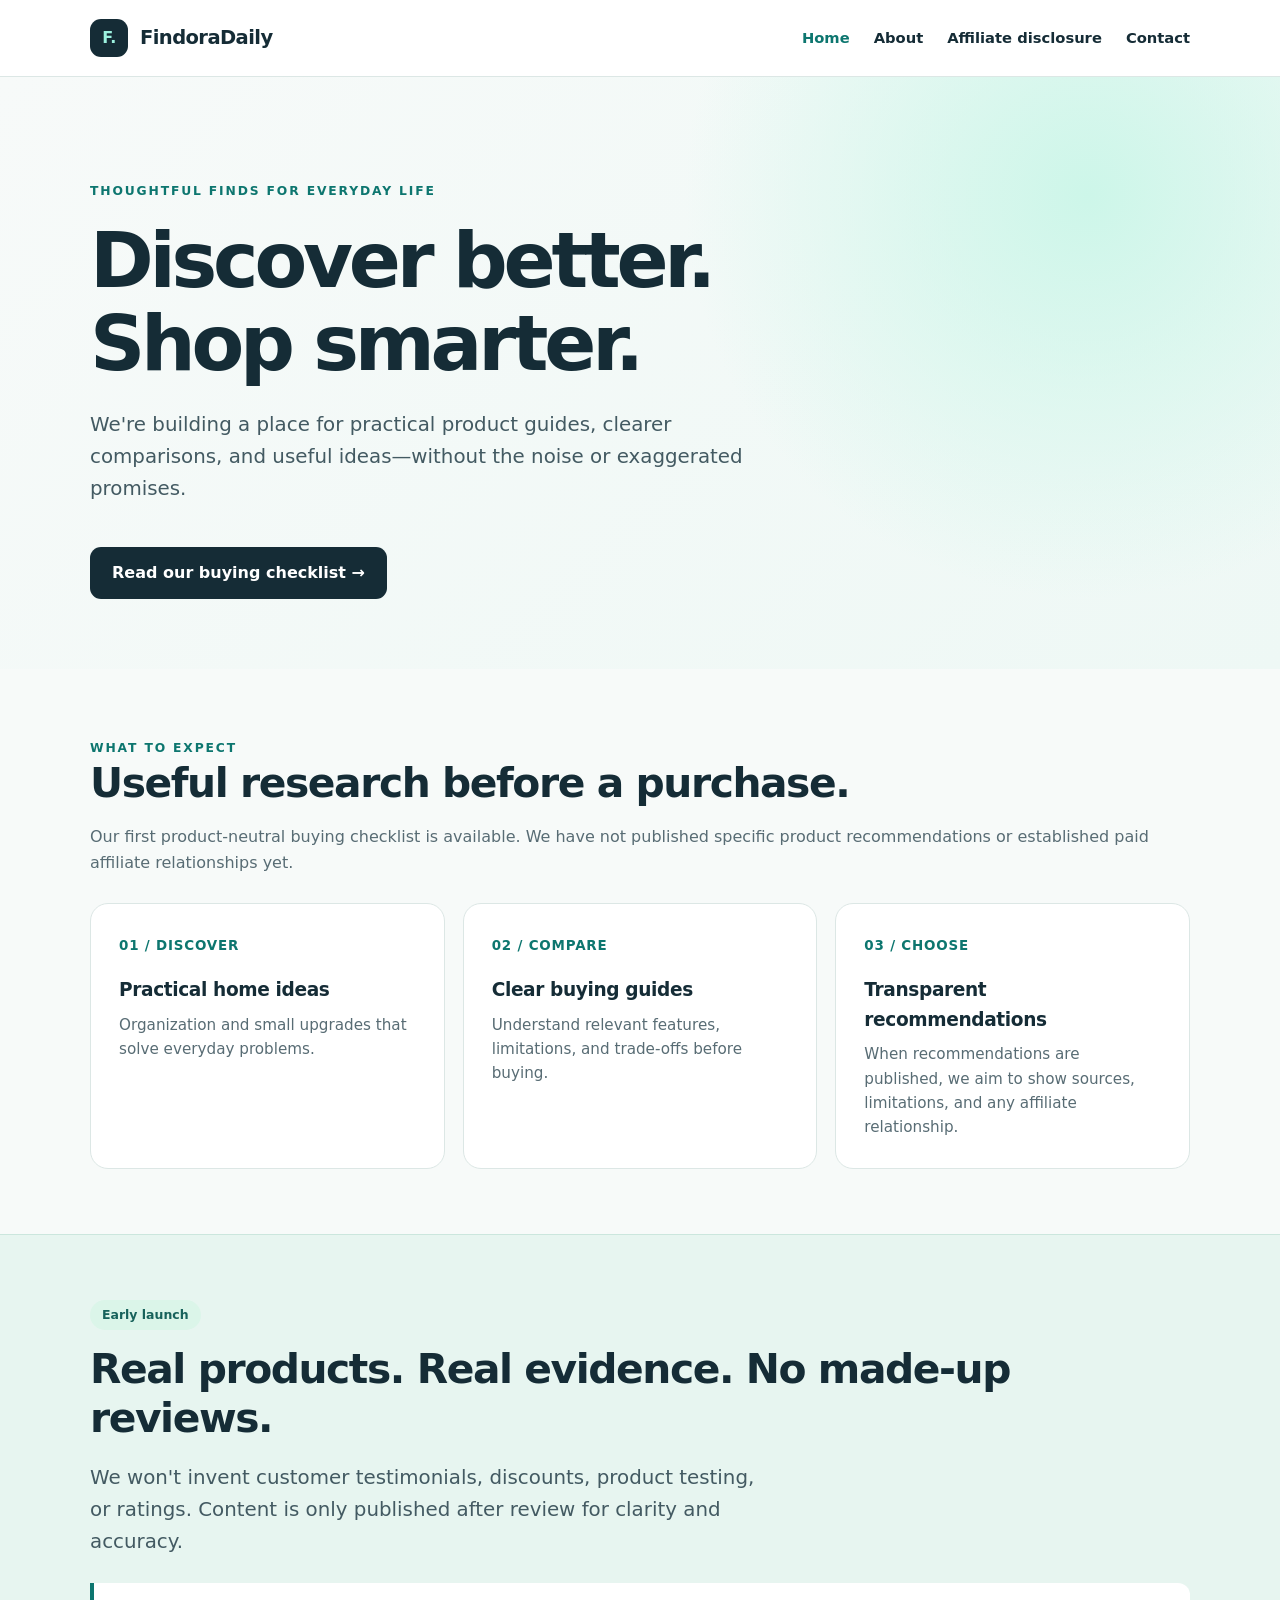
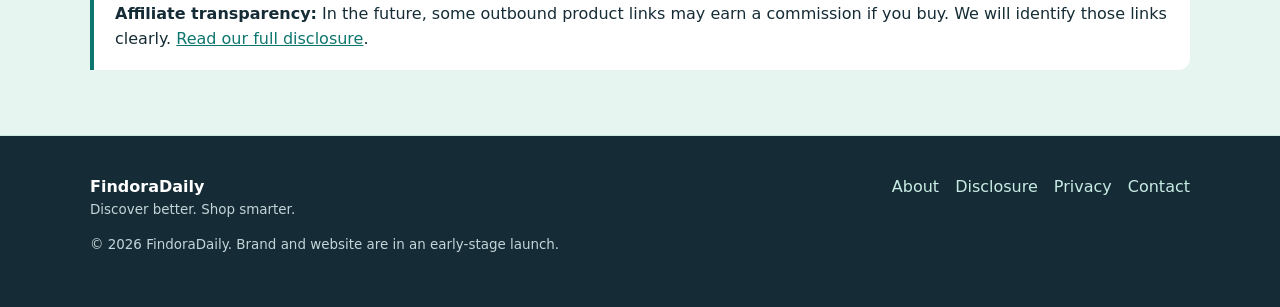
<file: index.html>
<!doctype html><html lang="en"><head><meta name="p:domain_verify" content="c60c3239dad3f63a9f5c57e31691b9f7"><meta charset="utf-8"><meta name="viewport" content="width=device-width,initial-scale=1"><meta name="description" content="FindoraDaily is building thoughtful, independent guides to practical home, desk, and everyday purchases."><meta name="theme-color" content="#152c36"><title>FindoraDaily | Discover better. Shop smarter.</title><link rel="icon" type="image/svg+xml" href="assets/favicon.svg"><link rel="stylesheet" href="assets/style.css"><script src="assets/main.js" defer></script></head><body><a class="skip" href="#main">Skip to content</a><header><nav class="wrap nav" aria-label="Main navigation"><a class="logo" href="index.html"><span class="mark" aria-hidden="true">F.</span>FindoraDaily</a><div class="links"><a href="index.html" aria-current="page">Home</a><a href="about.html">About</a><a href="disclosure.html">Affiliate disclosure</a><a href="contact.html">Contact</a></div></nav></header><main id="main"><section class="hero"><div class="wrap"><span class="eyebrow">Thoughtful finds for everyday life</span><h1>Discover better.<br>Shop smarter.</h1><p class="lead">We're building a place for practical product guides, clearer comparisons, and useful ideas—without the noise or exaggerated promises.</p><a class="cta" href="buying-guide.html">Read our buying checklist →</a></div></section><section id="approach" class="section"><div class="wrap"><span class="eyebrow">What to expect</span><h2>Useful research before a purchase.</h2><p class="muted">Our first product-neutral buying checklist is available. We have not published specific product recommendations or established paid affiliate relationships yet.</p><div class="grid"><article class="tile"><span class="number">01 / DISCOVER</span><h3>Practical home ideas</h3><p>Organization and small upgrades that solve everyday problems.</p></article><article class="tile"><span class="number">02 / COMPARE</span><h3>Clear buying guides</h3><p>Understand relevant features, limitations, and trade-offs before buying.</p></article><article class="tile"><span class="number">03 / CHOOSE</span><h3>Transparent recommendations</h3><p>When recommendations are published, we aim to show sources, limitations, and any affiliate relationship.</p></article></div></div></section><section class="section band"><div class="wrap"><span class="pill">Early launch</span><h2 style="margin-top:15px">Real products. Real evidence. No made-up reviews.</h2><p class="lead">We won't invent customer testimonials, discounts, product testing, or ratings. Content is only published after review for clarity and accuracy.</p><div class="note"><strong>Affiliate transparency:</strong> In the future, some outbound product links may earn a commission if you buy. We will identify those links clearly. <a href="disclosure.html">Read our full disclosure</a>.</div></div></section></main><footer class="footer"><div class="wrap footer-inner"><div><strong>FindoraDaily</strong><div class="fine">Discover better. Shop smarter.</div><p class="fine">© <span data-year>2026</span> FindoraDaily. Brand and website are in an early-stage launch.</p></div><div class="footer-links"><a href="about.html">About</a><a href="disclosure.html">Disclosure</a><a href="privacy.html">Privacy</a><a href="contact.html">Contact</a></div></div></footer></body></html>
</file>
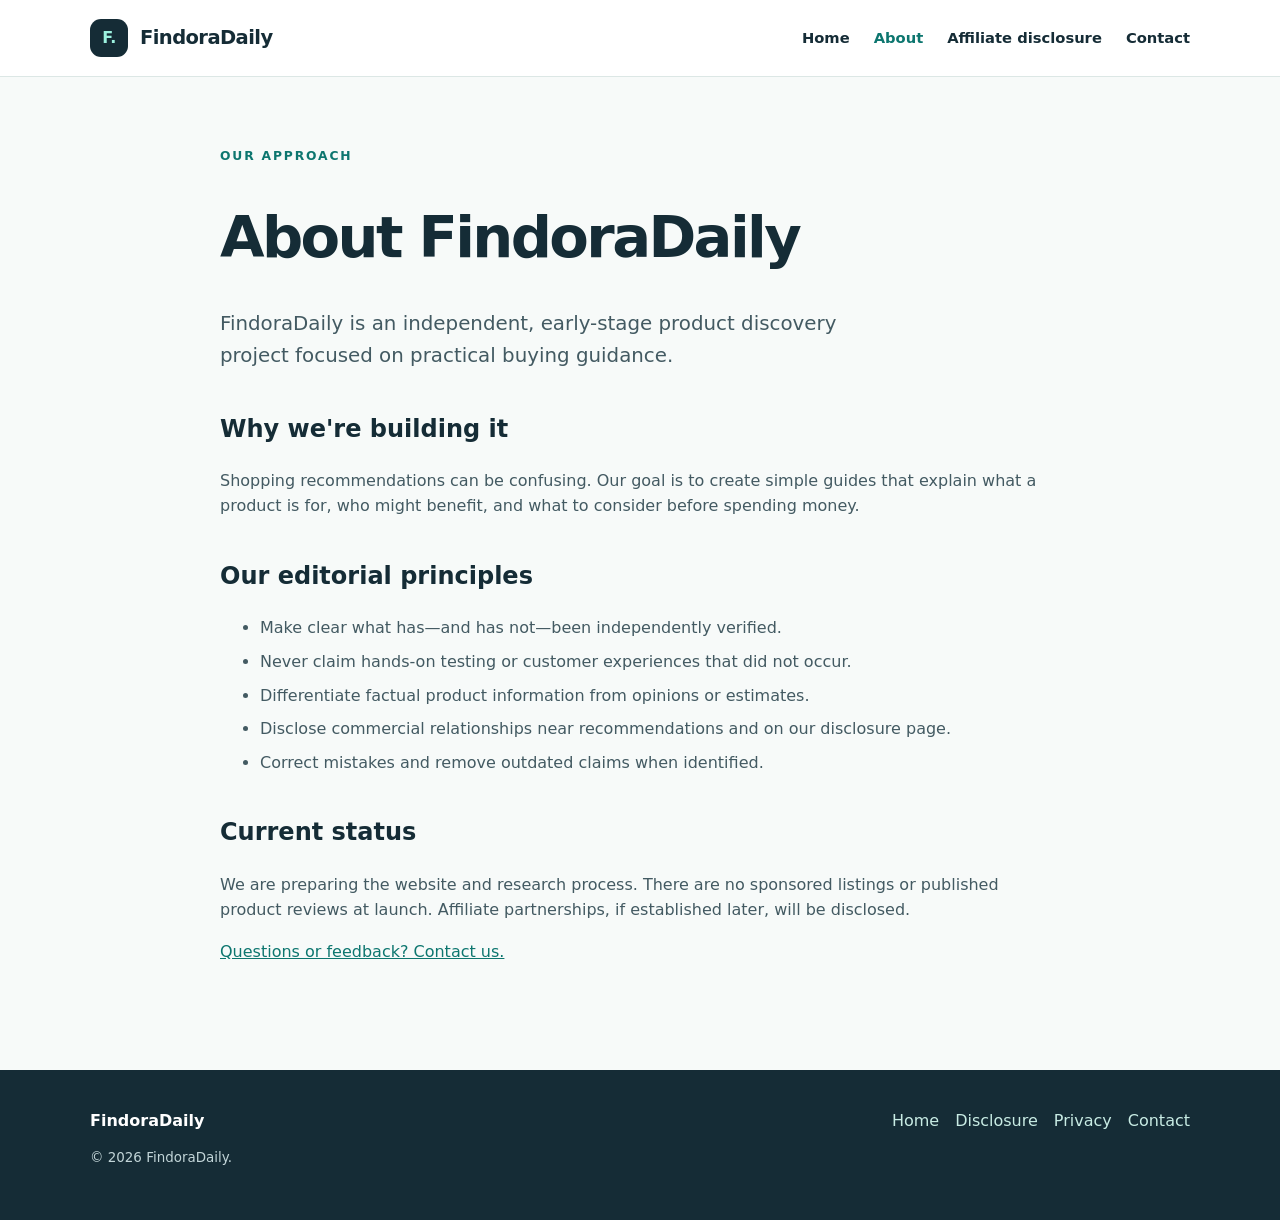
<file: about.html>
<!doctype html><html lang="en"><head><meta charset="utf-8"><meta name="viewport" content="width=device-width,initial-scale=1"><meta name="description" content="Learn about FindoraDaily's approach to transparent product discovery."><title>About | FindoraDaily</title><link rel="icon" type="image/svg+xml" href="assets/favicon.svg"><link rel="stylesheet" href="assets/style.css"><script src="assets/main.js" defer></script></head><body><a class="skip" href="#main">Skip to content</a><header><nav class="wrap nav" aria-label="Main navigation"><a class="logo" href="index.html"><span class="mark" aria-hidden="true">F.</span>FindoraDaily</a><div class="links"><a href="index.html">Home</a><a href="about.html" aria-current="page">About</a><a href="disclosure.html">Affiliate disclosure</a><a href="contact.html">Contact</a></div></nav></header><main id="main" class="wrap page"><span class="eyebrow">Our approach</span><h1>About FindoraDaily</h1><p class="lead">FindoraDaily is an independent, early-stage product discovery project focused on practical buying guidance.</p><h2>Why we're building it</h2><p>Shopping recommendations can be confusing. Our goal is to create simple guides that explain what a product is for, who might benefit, and what to consider before spending money.</p><h2>Our editorial principles</h2><ul><li>Make clear what has—and has not—been independently verified.</li><li>Never claim hands-on testing or customer experiences that did not occur.</li><li>Differentiate factual product information from opinions or estimates.</li><li>Disclose commercial relationships near recommendations and on our disclosure page.</li><li>Correct mistakes and remove outdated claims when identified.</li></ul><h2>Current status</h2><p>We are preparing the website and research process. There are no sponsored listings or published product reviews at launch. Affiliate partnerships, if established later, will be disclosed.</p><p><a href="contact.html">Questions or feedback? Contact us.</a></p></main><footer class="footer"><div class="wrap footer-inner"><div><strong>FindoraDaily</strong><p class="fine">© <span data-year>2026</span> FindoraDaily.</p></div><div class="footer-links"><a href="index.html">Home</a><a href="disclosure.html">Disclosure</a><a href="privacy.html">Privacy</a><a href="contact.html">Contact</a></div></div></footer></body></html>
</file>
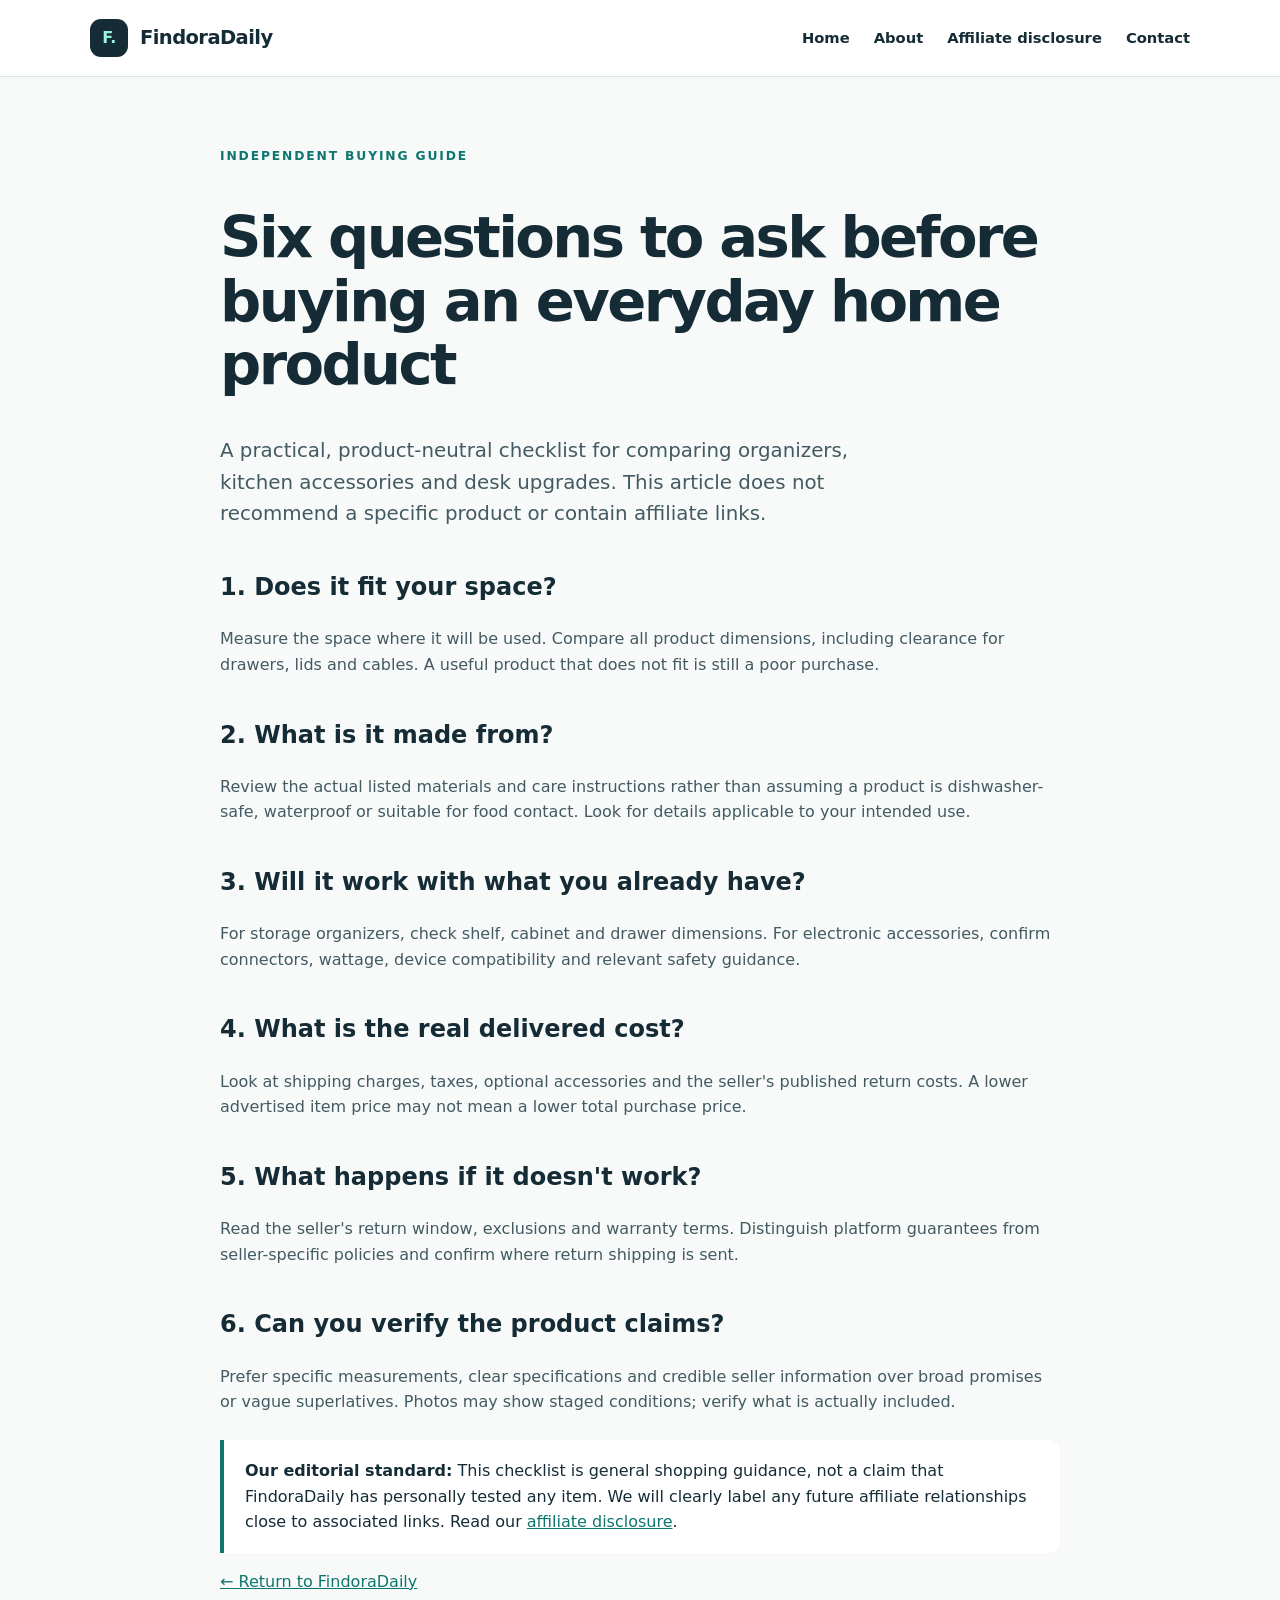
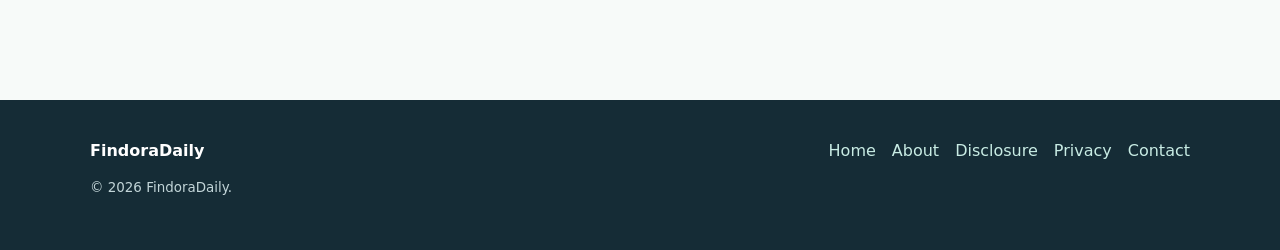
<file: buying-guide.html>
<!doctype html><html lang="en"><head><meta charset="utf-8"><meta name="viewport" content="width=device-width,initial-scale=1"><meta name="description" content="An independent checklist to help compare home organizers, desk accessories and kitchen tools before buying."><title>Practical Buying Checklist | FindoraDaily</title><link rel="icon" type="image/svg+xml" href="assets/favicon.svg"><link rel="stylesheet" href="assets/style.css"><script src="assets/main.js" defer></script></head><body><a class="skip" href="#main">Skip to content</a><header><nav class="wrap nav" aria-label="Main navigation"><a class="logo" href="index.html"><span class="mark" aria-hidden="true">F.</span>FindoraDaily</a><div class="links"><a href="index.html">Home</a><a href="about.html">About</a><a href="disclosure.html">Affiliate disclosure</a><a href="contact.html">Contact</a></div></nav></header><main id="main" class="wrap page"><span class="eyebrow">Independent buying guide</span><h1>Six questions to ask before buying an everyday home product</h1><p class="lead">A practical, product-neutral checklist for comparing organizers, kitchen accessories and desk upgrades. This article does not recommend a specific product or contain affiliate links.</p><h2>1. Does it fit your space?</h2><p>Measure the space where it will be used. Compare all product dimensions, including clearance for drawers, lids and cables. A useful product that does not fit is still a poor purchase.</p><h2>2. What is it made from?</h2><p>Review the actual listed materials and care instructions rather than assuming a product is dishwasher-safe, waterproof or suitable for food contact. Look for details applicable to your intended use.</p><h2>3. Will it work with what you already have?</h2><p>For storage organizers, check shelf, cabinet and drawer dimensions. For electronic accessories, confirm connectors, wattage, device compatibility and relevant safety guidance.</p><h2>4. What is the real delivered cost?</h2><p>Look at shipping charges, taxes, optional accessories and the seller's published return costs. A lower advertised item price may not mean a lower total purchase price.</p><h2>5. What happens if it doesn't work?</h2><p>Read the seller's return window, exclusions and warranty terms. Distinguish platform guarantees from seller-specific policies and confirm where return shipping is sent.</p><h2>6. Can you verify the product claims?</h2><p>Prefer specific measurements, clear specifications and credible seller information over broad promises or vague superlatives. Photos may show staged conditions; verify what is actually included.</p><div class="note"><strong>Our editorial standard:</strong> This checklist is general shopping guidance, not a claim that FindoraDaily has personally tested any item. We will clearly label any future affiliate relationships close to associated links. Read our <a href="disclosure.html">affiliate disclosure</a>.</div><p><a href="index.html">← Return to FindoraDaily</a></p></main><footer class="footer"><div class="wrap footer-inner"><div><strong>FindoraDaily</strong><p class="fine">© <span data-year>2026</span> FindoraDaily.</p></div><div class="footer-links"><a href="index.html">Home</a><a href="about.html">About</a><a href="disclosure.html">Disclosure</a><a href="privacy.html">Privacy</a><a href="contact.html">Contact</a></div></div></footer></body></html>
</file>
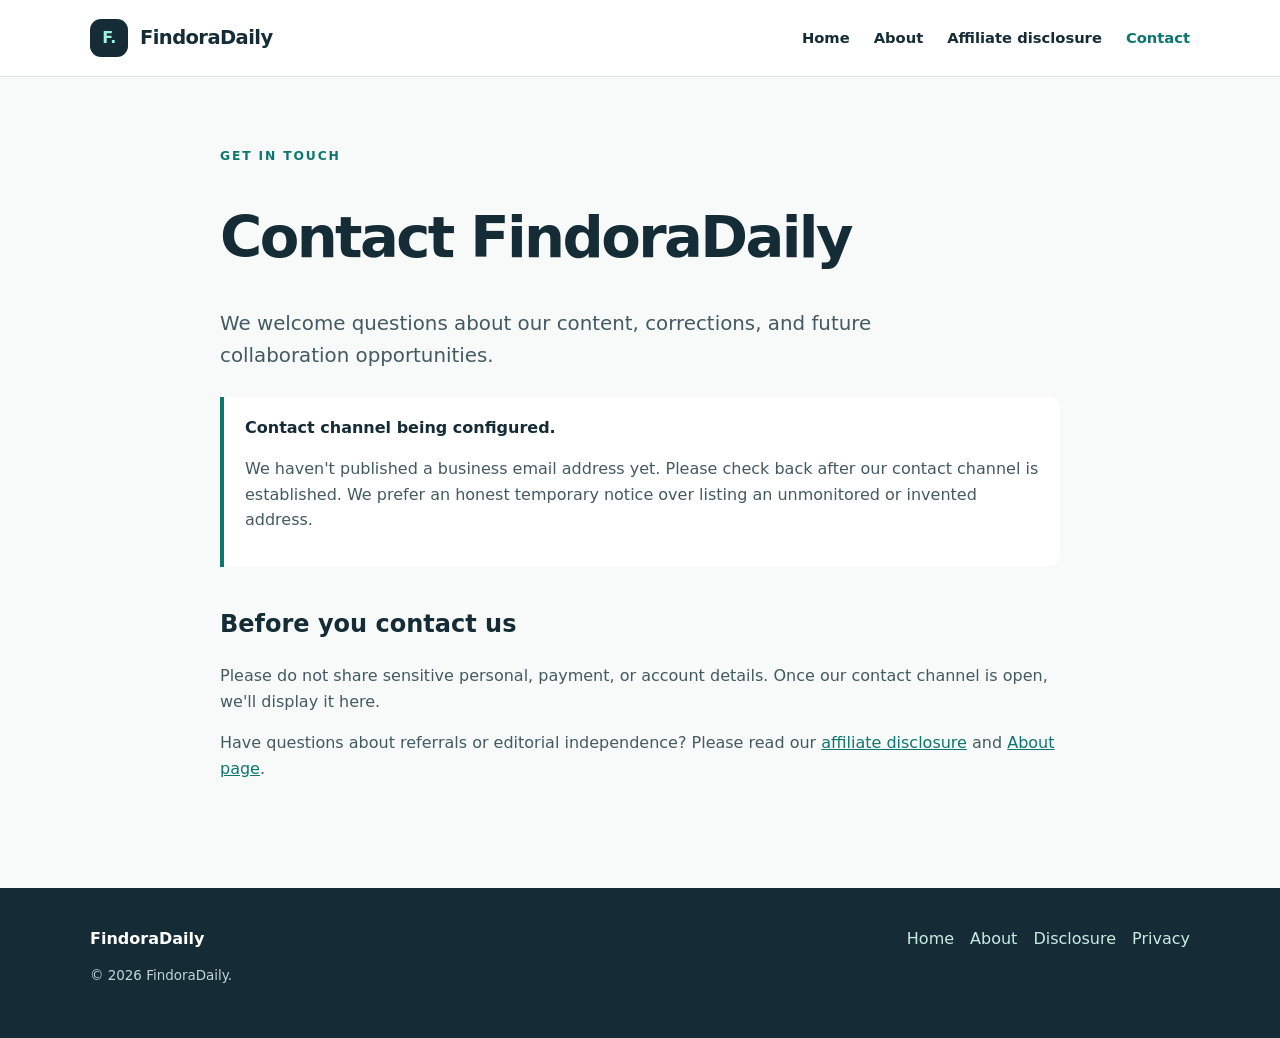
<file: contact.html>
<!doctype html><html lang="en"><head><meta charset="utf-8"><meta name="viewport" content="width=device-width,initial-scale=1"><meta name="description" content="Ways to contact FindoraDaily during the early website launch."><title>Contact | FindoraDaily</title><link rel="icon" type="image/svg+xml" href="assets/favicon.svg"><link rel="stylesheet" href="assets/style.css"><script src="assets/main.js" defer></script></head><body><a class="skip" href="#main">Skip to content</a><header><nav class="wrap nav" aria-label="Main navigation"><a class="logo" href="index.html"><span class="mark" aria-hidden="true">F.</span>FindoraDaily</a><div class="links"><a href="index.html">Home</a><a href="about.html">About</a><a href="disclosure.html">Affiliate disclosure</a><a href="contact.html" aria-current="page">Contact</a></div></nav></header><main id="main" class="wrap page"><span class="eyebrow">Get in touch</span><h1>Contact FindoraDaily</h1><p class="lead">We welcome questions about our content, corrections, and future collaboration opportunities.</p><div class="note"><strong>Contact channel being configured.</strong><p>We haven't published a business email address yet. Please check back after our contact channel is established. We prefer an honest temporary notice over listing an unmonitored or invented address.</p></div><h2>Before you contact us</h2><p>Please do not share sensitive personal, payment, or account details. Once our contact channel is open, we'll display it here.</p><p>Have questions about referrals or editorial independence? Please read our <a href="disclosure.html">affiliate disclosure</a> and <a href="about.html">About page</a>.</p></main><footer class="footer"><div class="wrap footer-inner"><div><strong>FindoraDaily</strong><p class="fine">© <span data-year>2026</span> FindoraDaily.</p></div><div class="footer-links"><a href="index.html">Home</a><a href="about.html">About</a><a href="disclosure.html">Disclosure</a><a href="privacy.html">Privacy</a></div></div></footer></body></html>
</file>
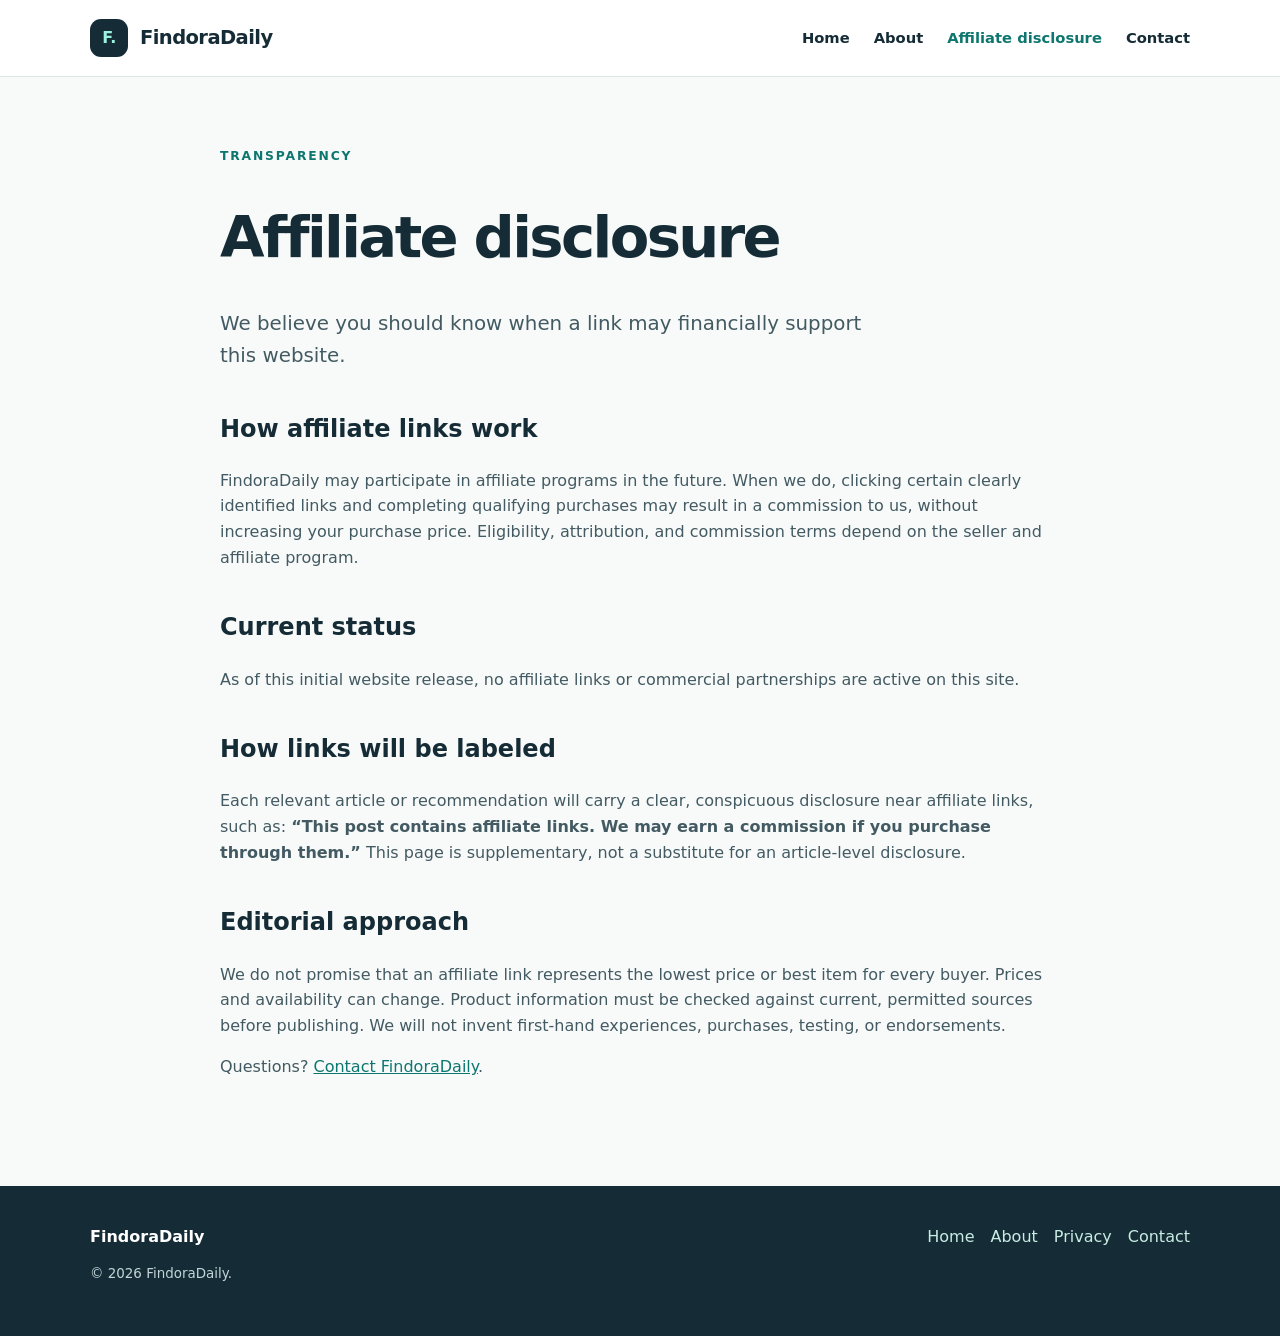
<file: disclosure.html>
<!doctype html><html lang="en"><head><meta charset="utf-8"><meta name="viewport" content="width=device-width,initial-scale=1"><meta name="description" content="How FindoraDaily discloses affiliate relationships and editorial standards."><title>Affiliate Disclosure | FindoraDaily</title><link rel="icon" type="image/svg+xml" href="assets/favicon.svg"><link rel="stylesheet" href="assets/style.css"><script src="assets/main.js" defer></script></head><body><a class="skip" href="#main">Skip to content</a><header><nav class="wrap nav" aria-label="Main navigation"><a class="logo" href="index.html"><span class="mark" aria-hidden="true">F.</span>FindoraDaily</a><div class="links"><a href="index.html">Home</a><a href="about.html">About</a><a href="disclosure.html" aria-current="page">Affiliate disclosure</a><a href="contact.html">Contact</a></div></nav></header><main id="main" class="wrap page"><span class="eyebrow">Transparency</span><h1>Affiliate disclosure</h1><p class="lead">We believe you should know when a link may financially support this website.</p><h2>How affiliate links work</h2><p>FindoraDaily may participate in affiliate programs in the future. When we do, clicking certain clearly identified links and completing qualifying purchases may result in a commission to us, without increasing your purchase price. Eligibility, attribution, and commission terms depend on the seller and affiliate program.</p><h2>Current status</h2><p>As of this initial website release, no affiliate links or commercial partnerships are active on this site.</p><h2>How links will be labeled</h2><p>Each relevant article or recommendation will carry a clear, conspicuous disclosure near affiliate links, such as: <strong>“This post contains affiliate links. We may earn a commission if you purchase through them.”</strong> This page is supplementary, not a substitute for an article-level disclosure.</p><h2>Editorial approach</h2><p>We do not promise that an affiliate link represents the lowest price or best item for every buyer. Prices and availability can change. Product information must be checked against current, permitted sources before publishing. We will not invent first-hand experiences, purchases, testing, or endorsements.</p><p>Questions? <a href="contact.html">Contact FindoraDaily</a>.</p></main><footer class="footer"><div class="wrap footer-inner"><div><strong>FindoraDaily</strong><p class="fine">© <span data-year>2026</span> FindoraDaily.</p></div><div class="footer-links"><a href="index.html">Home</a><a href="about.html">About</a><a href="privacy.html">Privacy</a><a href="contact.html">Contact</a></div></div></footer></body></html>
</file>
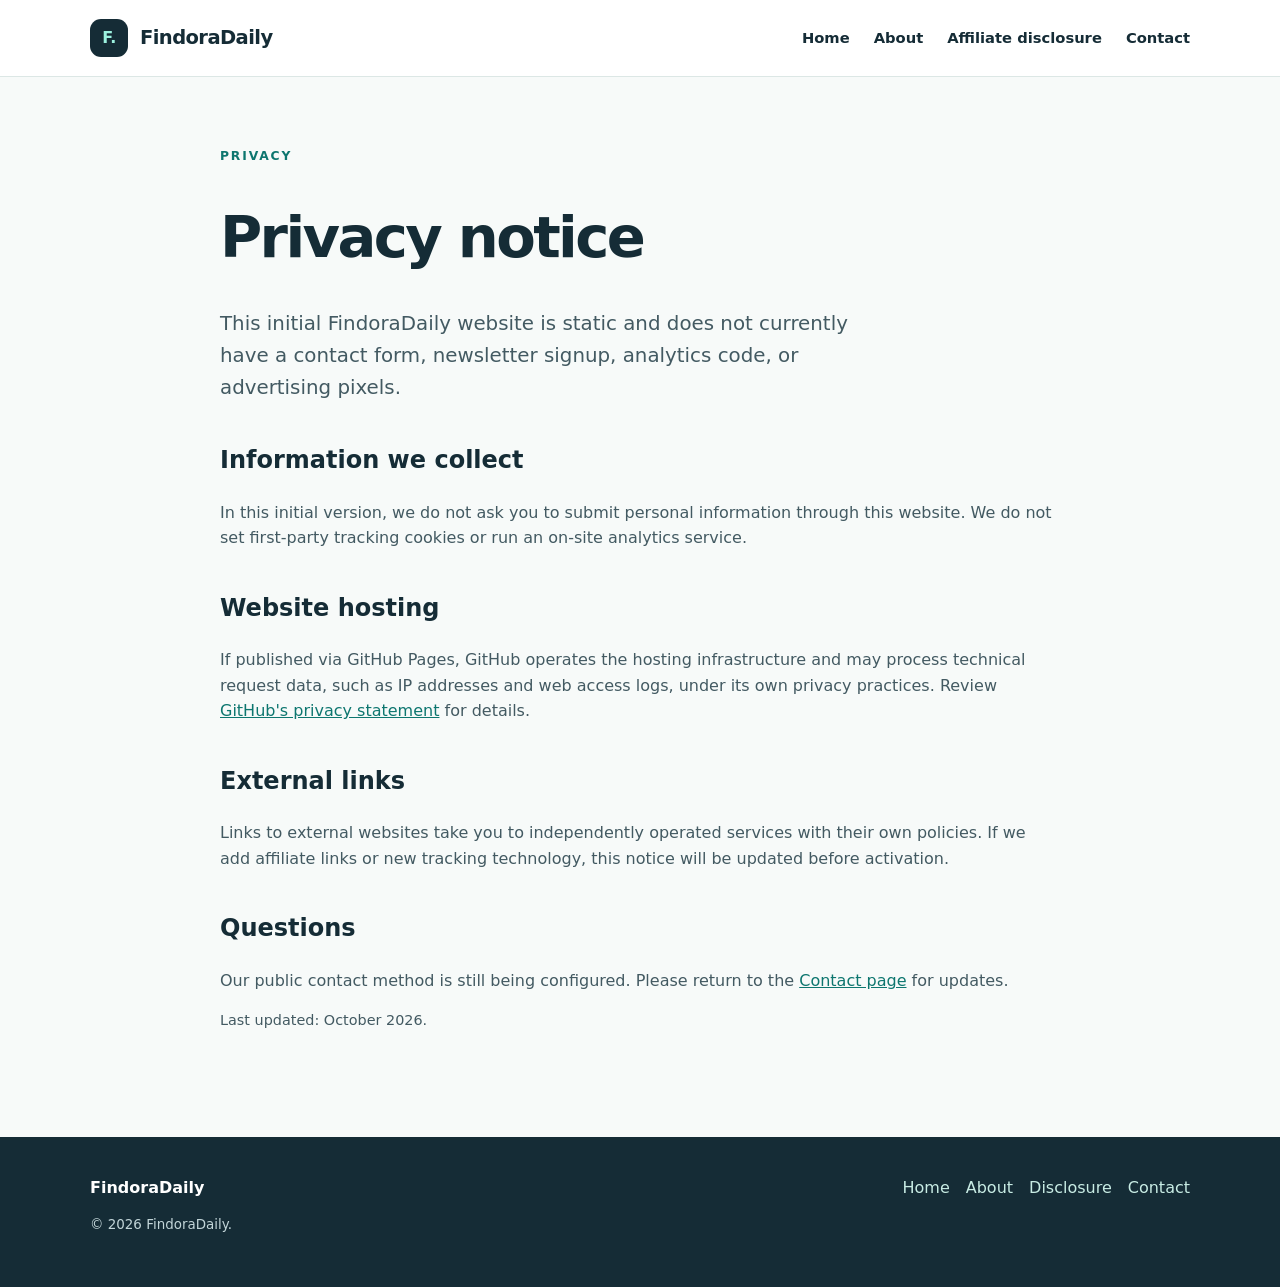
<file: privacy.html>
<!doctype html><html lang="en"><head><meta charset="utf-8"><meta name="viewport" content="width=device-width,initial-scale=1"><meta name="description" content="Privacy information for the static FindoraDaily website."><title>Privacy | FindoraDaily</title><link rel="icon" type="image/svg+xml" href="assets/favicon.svg"><link rel="stylesheet" href="assets/style.css"><script src="assets/main.js" defer></script></head><body><a class="skip" href="#main">Skip to content</a><header><nav class="wrap nav" aria-label="Main navigation"><a class="logo" href="index.html"><span class="mark" aria-hidden="true">F.</span>FindoraDaily</a><div class="links"><a href="index.html">Home</a><a href="about.html">About</a><a href="disclosure.html">Affiliate disclosure</a><a href="contact.html">Contact</a></div></nav></header><main id="main" class="wrap page"><span class="eyebrow">Privacy</span><h1>Privacy notice</h1><p class="lead">This initial FindoraDaily website is static and does not currently have a contact form, newsletter signup, analytics code, or advertising pixels.</p><h2>Information we collect</h2><p>In this initial version, we do not ask you to submit personal information through this website. We do not set first-party tracking cookies or run an on-site analytics service.</p><h2>Website hosting</h2><p>If published via GitHub Pages, GitHub operates the hosting infrastructure and may process technical request data, such as IP addresses and web access logs, under its own privacy practices. Review <a href="https://docs.github.com/en/site-policy/privacy-policies/github-general-privacy-statement" rel="noopener noreferrer">GitHub's privacy statement</a> for details.</p><h2>External links</h2><p>Links to external websites take you to independently operated services with their own policies. If we add affiliate links or new tracking technology, this notice will be updated before activation.</p><h2>Questions</h2><p>Our public contact method is still being configured. Please return to the <a href="contact.html">Contact page</a> for updates.</p><p class="small muted">Last updated: October 2026.</p></main><footer class="footer"><div class="wrap footer-inner"><div><strong>FindoraDaily</strong><p class="fine">© <span data-year>2026</span> FindoraDaily.</p></div><div class="footer-links"><a href="index.html">Home</a><a href="about.html">About</a><a href="disclosure.html">Disclosure</a><a href="contact.html">Contact</a></div></div></footer></body></html>
</file>
<file: assets/style.css>
:root{color-scheme:light;--ink:#152c36;--muted:#586c74;--teal:#0d766f;--mint:#d4f5e8;--bg:#f7faf9;--line:#dce7e5;--paper:white;--max:1100px}*{box-sizing:border-box}html{scroll-behavior:smooth}body{margin:0;background:var(--bg);font-family:Inter,ui-sans-serif,system-ui,-apple-system,Segoe UI,Arial,sans-serif;color:var(--ink);line-height:1.6}a{color:var(--teal)}a:focus-visible,button:focus-visible{outline:3px solid #14a5a1;outline-offset:3px}.wrap{width:min(var(--max),calc(100% - 40px));margin-inline:auto}.skip{position:absolute;top:-100px;left:12px;background:white;padding:8px}.skip:focus{top:10px;z-index:100}header{background:white;border-bottom:1px solid var(--line);position:sticky;top:0;z-index:5}.nav{min-height:76px;display:flex;align-items:center;justify-content:space-between;gap:18px}.logo{display:inline-flex;gap:12px;align-items:center;color:var(--ink);font-weight:850;letter-spacing:-.03em;font-size:1.22rem;text-decoration:none}.mark{width:38px;height:38px;border-radius:11px;display:grid;place-items:center;background:var(--ink);color:#9cf2df;font-weight:900;font-size:1rem}.links{display:flex;gap:24px;align-items:center}.links a{color:var(--ink);font-weight:650;text-decoration:none;font-size:.92rem}.links a[aria-current=page]{color:var(--teal)}.links a:hover{text-decoration:underline}.hero{padding:100px 0 70px;background:radial-gradient(circle at 85% 20%,#cdf6e9,transparent 34%),linear-gradient(135deg,#f7faf9,#eef8f5)}.eyebrow{color:var(--teal);text-transform:uppercase;font-weight:800;font-size:.77rem;letter-spacing:.15em}.hero h1{font-size:clamp(2.5rem,6vw,5.1rem);line-height:1.09;letter-spacing:-.055em;max-width:820px;margin:16px 0 23px}.lead{font-size:clamp(1.05rem,2vw,1.24rem);color:#435a62;max-width:680px}.cta{display:inline-block;margin-top:23px;background:var(--ink);color:white;border-radius:11px;padding:13px 22px;font-weight:750;text-decoration:none}.cta:hover{background:#284650}.section{padding:65px 0}.section h2{font-size:clamp(1.8rem,4vw,2.55rem);line-height:1.2;letter-spacing:-.035em;margin:0 0 16px}.muted{color:var(--muted)}.grid{display:grid;grid-template-columns:repeat(3,minmax(0,1fr));gap:18px;margin-top:28px}.tile{background:var(--paper);border:1px solid var(--line);border-radius:18px;padding:28px;min-height:190px}.tile .number{color:var(--teal);font-weight:850;letter-spacing:.06em;font-size:.84rem}.tile h3{font-size:1.16rem;letter-spacing:-.02em;margin:17px 0 8px}.tile p{margin:0;color:var(--muted);font-size:.95rem}.band{background:#e7f5f0;border-top:1px solid #cbe6dd;border-bottom:1px solid #cbe6dd}.note{border-left:4px solid var(--teal);background:white;border-radius:0 12px 12px 0;padding:18px 21px;margin-top:25px}.page{padding:65px 0 90px;max-width:840px}.page h1{font-size:clamp(2.2rem,5vw,3.6rem);letter-spacing:-.045em;line-height:1.1}.page h2{margin-top:38px;font-size:1.5rem}.page p,.page li{color:#435a62}.page li{margin:8px 0}.pill{display:inline-flex;border-radius:100px;background:#dbf5e9;color:#17625b;padding:5px 12px;font-size:.78rem;font-weight:750}.footer{background:var(--ink);color:white;padding:38px 0}.footer-inner{display:flex;gap:20px;justify-content:space-between;align-items:flex-start}.footer a{color:#c8ece4;text-decoration:none}.footer a:hover{text-decoration:underline}.footer-links{display:flex;flex-wrap:wrap;gap:16px}.fine{color:#c2d5d8;font-size:.84rem;max-width:650px}.small{font-size:.9rem}@media(max-width:680px){.nav{align-items:flex-start;padding:16px 0;flex-direction:column}.links{gap:15px;flex-wrap:wrap}.hero{padding:64px 0 55px}.grid{grid-template-columns:1fr}.section{padding:48px 0}.footer-inner{flex-direction:column}}@media(prefers-reduced-motion:reduce){html{scroll-behavior:auto}}
</file>
